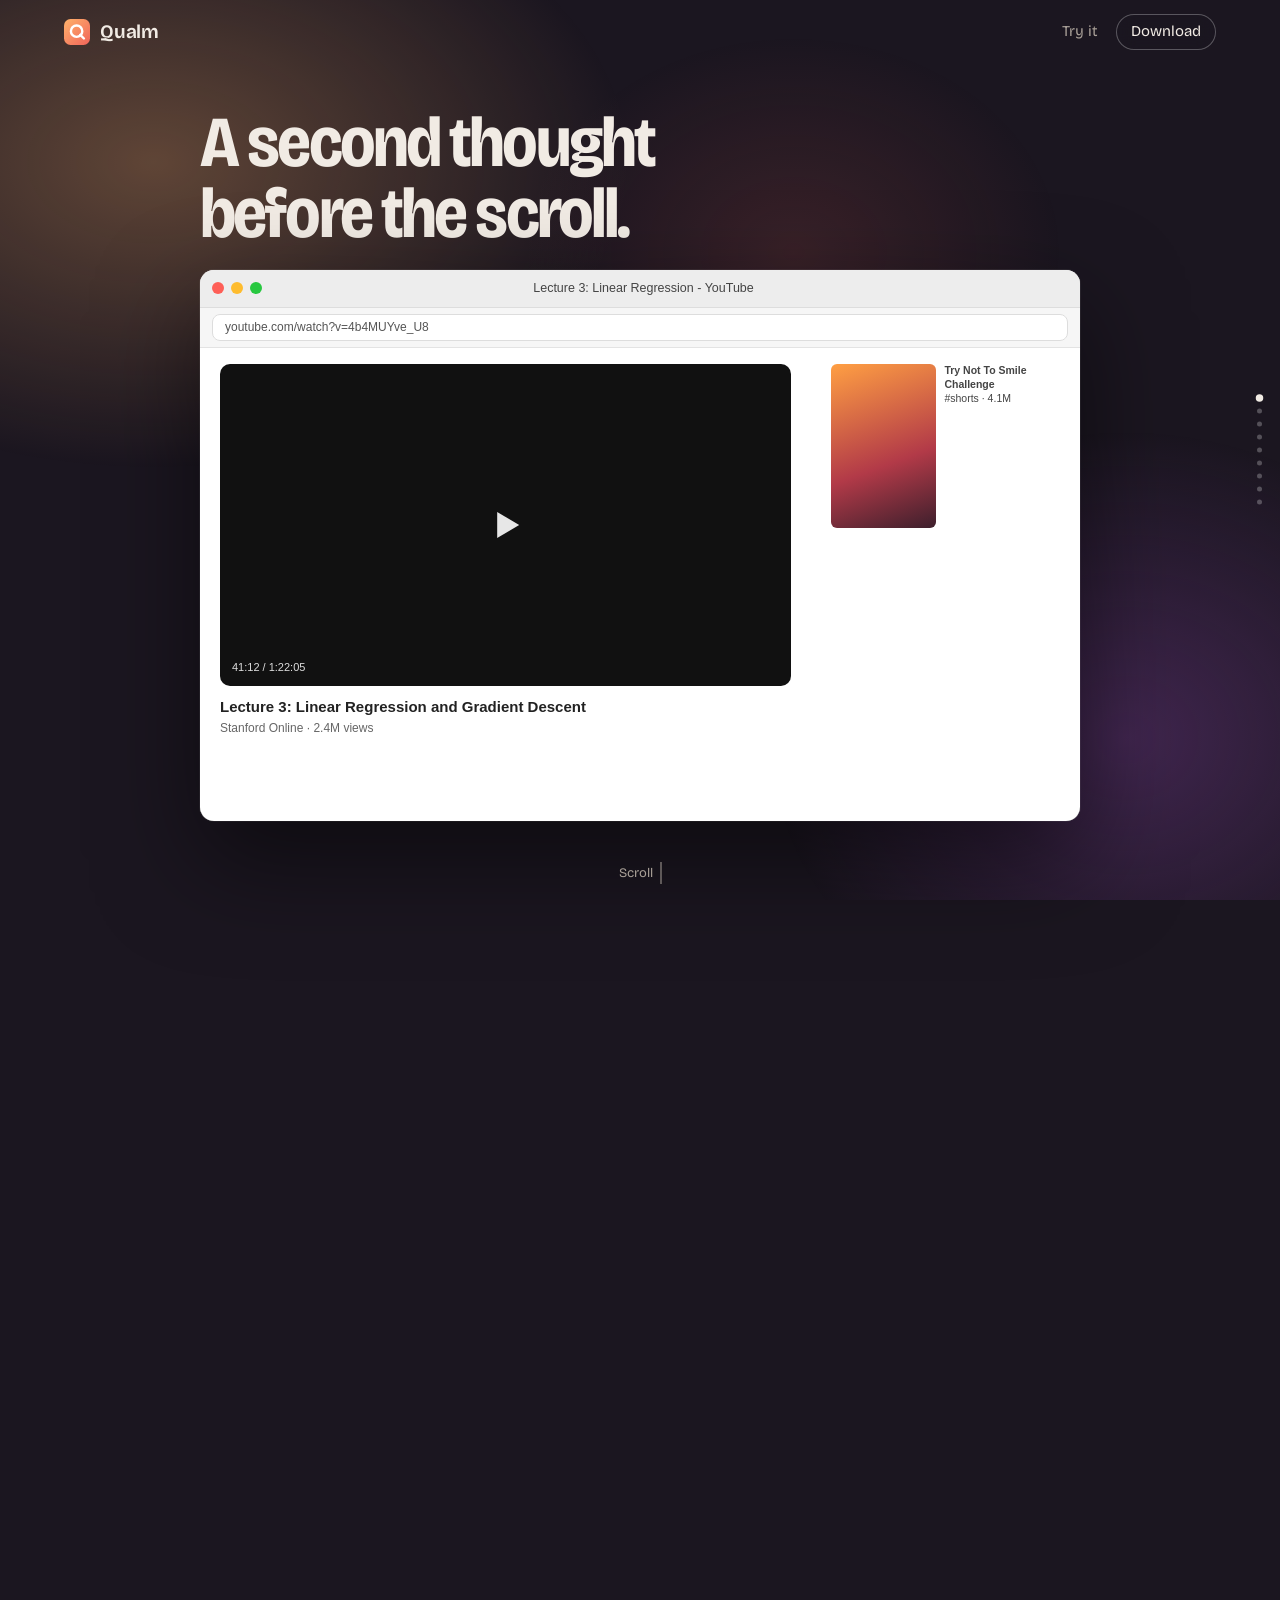
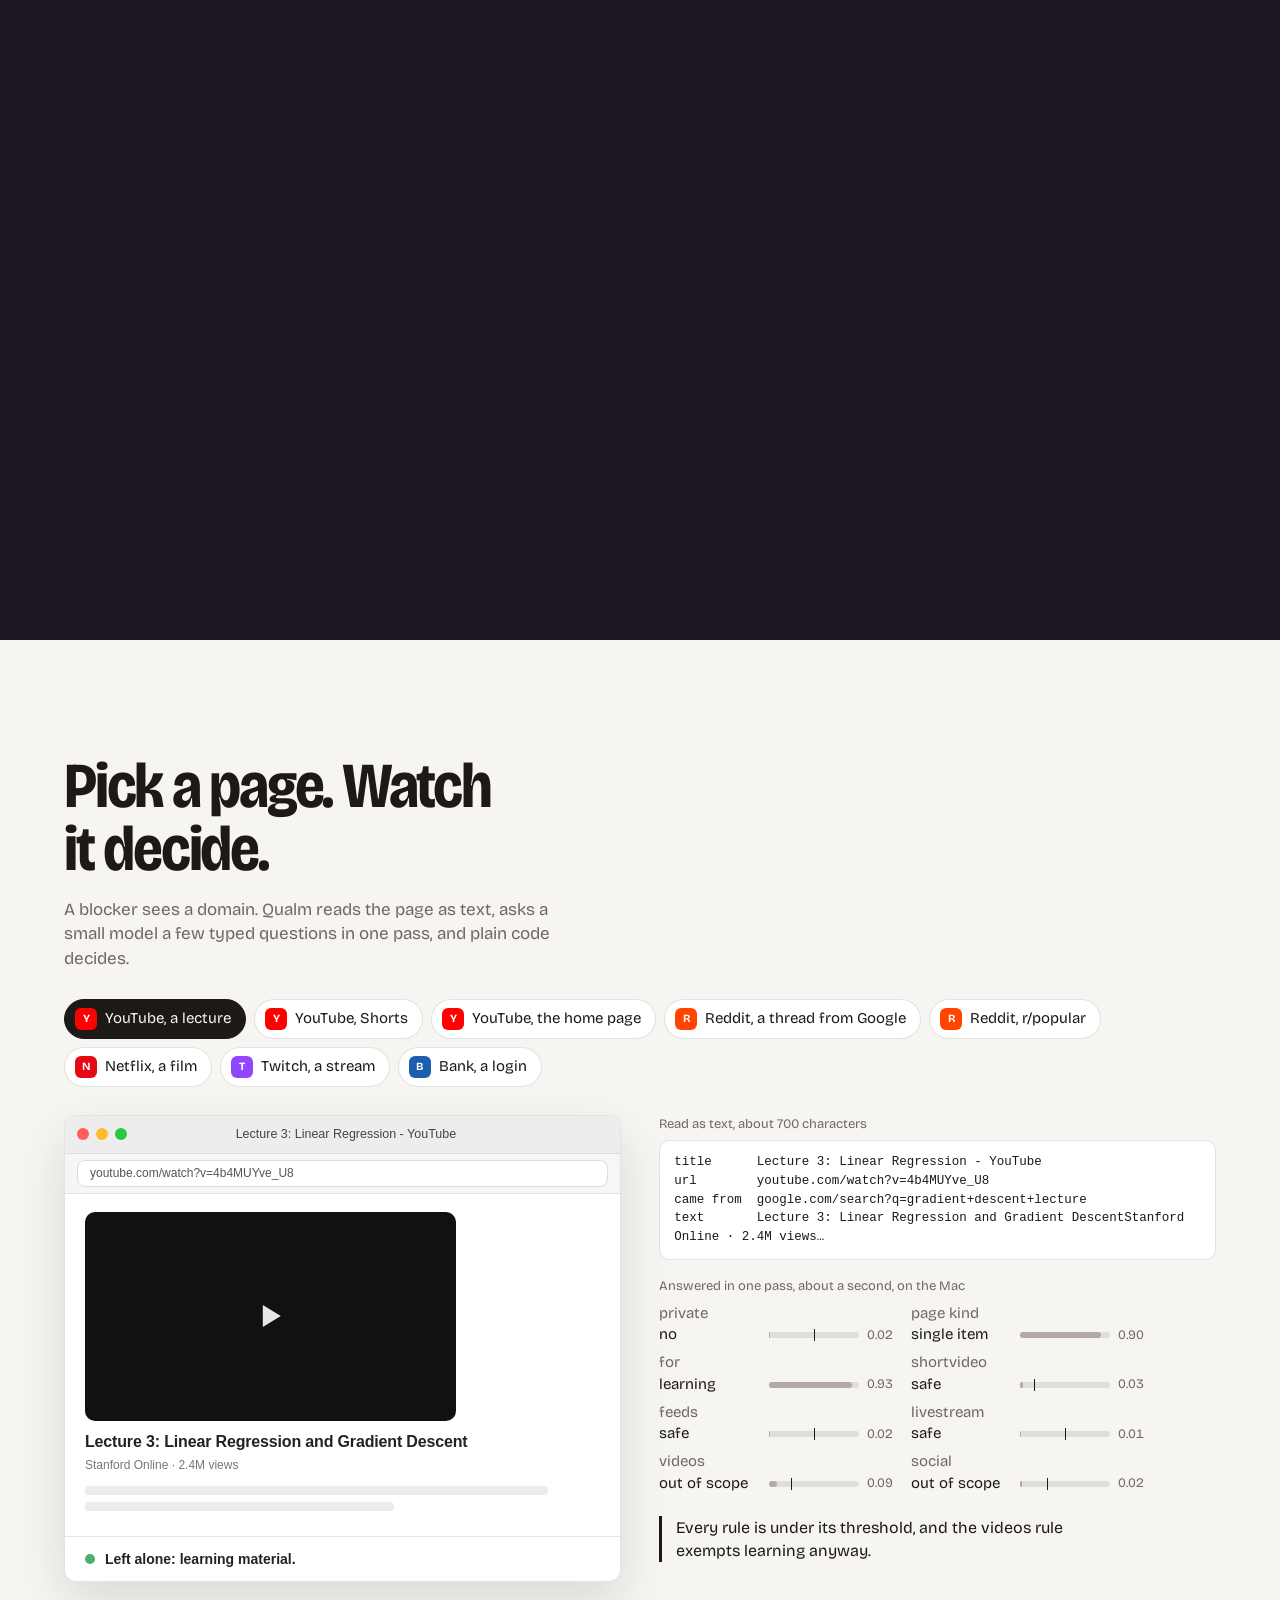
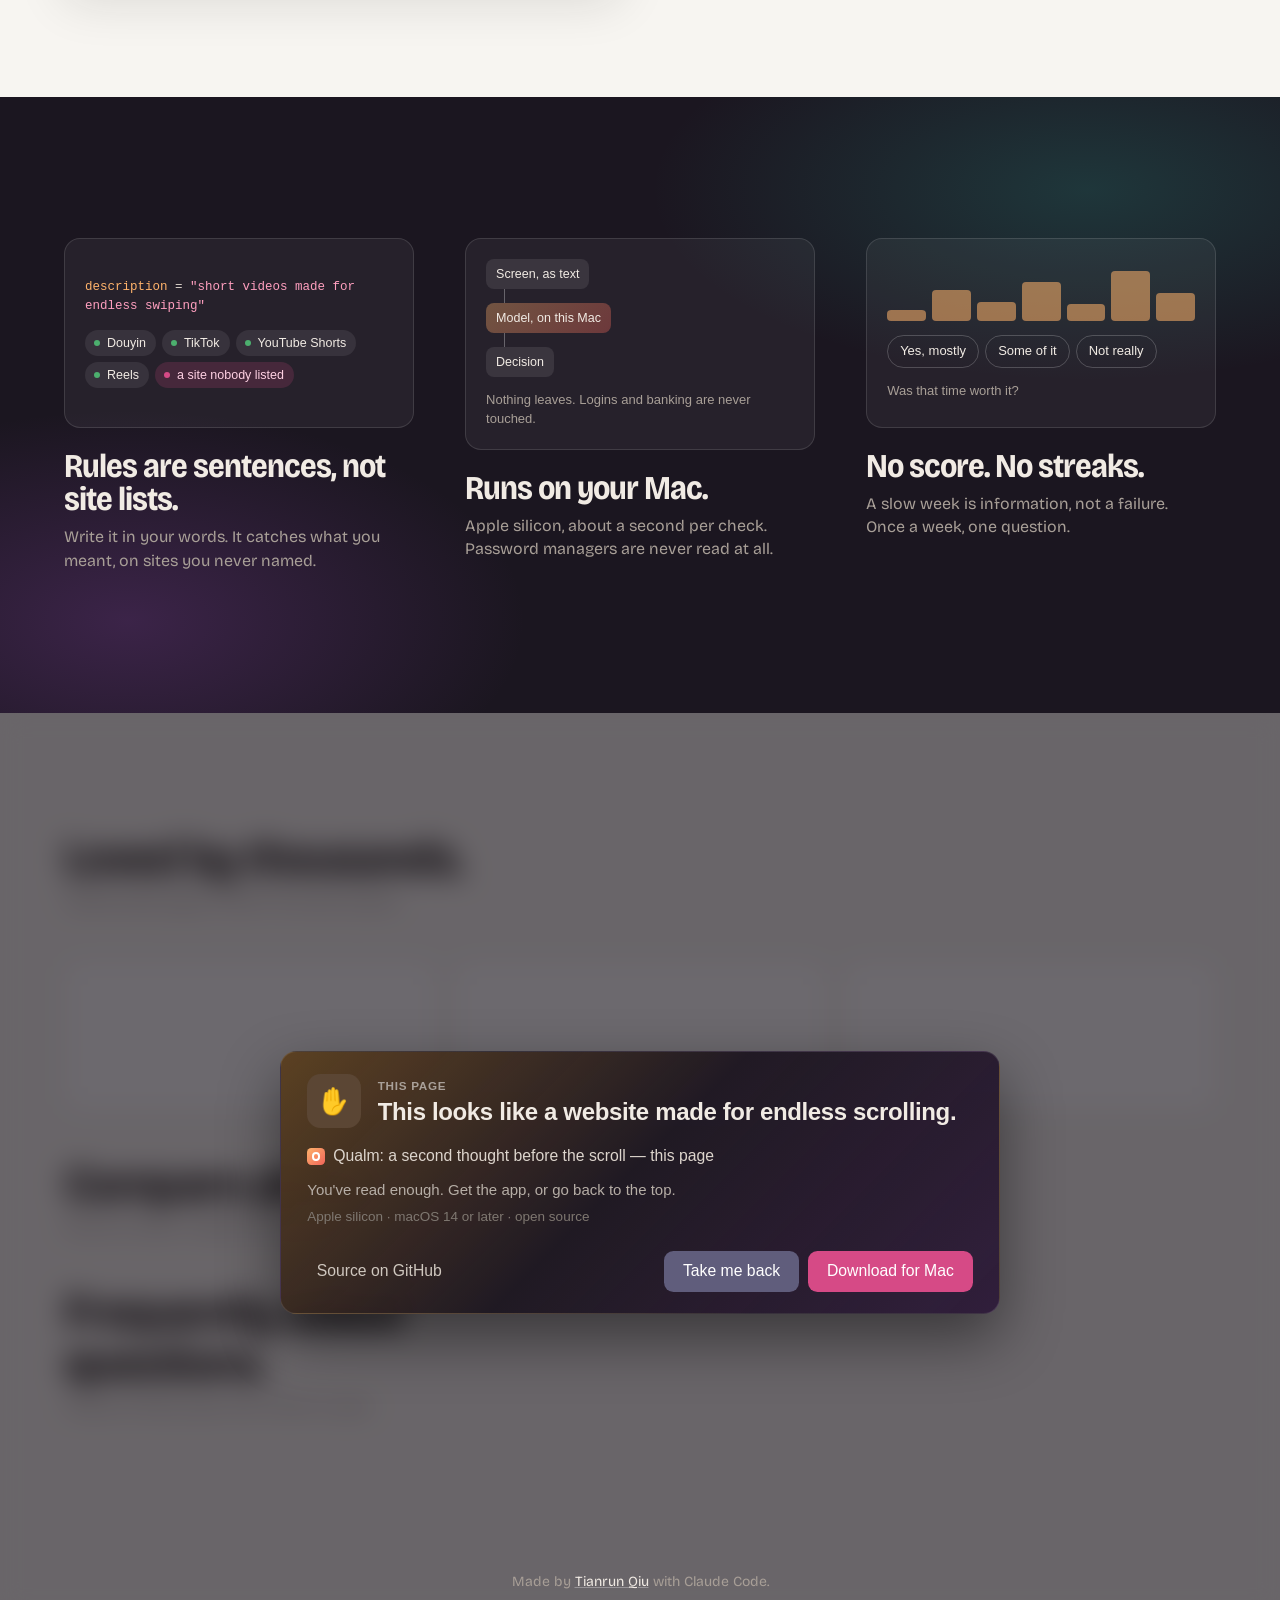
<file: website/index.html>
<!doctype html>
<html lang="en">
<head>
<meta charset="utf-8">
<meta name="viewport" content="width=device-width, initial-scale=1">
<title>Qualm: a second thought before the scroll</title>
<meta name="description" content="Qualm reads your Mac's screen with a model that runs on the Mac, and steps in when you drift into endless short video, feeds or livestreams.">
<meta property="og:title" content="Qualm: a second thought before the scroll">
<meta property="og:description" content="A screen-time app for the Mac that blocks the mechanism, not the site.">
<link rel="icon" href="assets/logo.svg" type="image/svg+xml">
<link rel="preconnect" href="https://fonts.googleapis.com">
<link rel="preconnect" href="https://fonts.gstatic.com" crossorigin>
<link href="https://fonts.googleapis.com/css2?family=Bricolage+Grotesque:opsz,wdth,wght@12..96,75..100,300..800&display=swap" rel="stylesheet">
<link rel="stylesheet" href="style.css">
</head>
<body>

<header class="top">
  <a class="brand" href="#top" aria-label="Qualm">
    <svg width="26" height="26" viewBox="0 0 64 64" aria-hidden="true"><defs><linearGradient id="lg" x1="0" y1="0" x2="1" y2="1"><stop offset="0" stop-color="#ffb36b"/><stop offset="1" stop-color="#f0645a"/></linearGradient></defs><rect width="64" height="64" rx="16" fill="url(#lg)"/><circle cx="31" cy="30" r="14" fill="none" stroke="#fff" stroke-width="6"/><path d="M40 39 L49 48" stroke="#fff" stroke-width="6" stroke-linecap="round"/></svg>
    Qualm
  </a>
  <nav>
    <a href="#judge">Try it</a>
    <a class="nav-get" href="https://github.com/RoderickQiu/qualm/releases">Download</a>
  </nav>
</header>

<main id="top">

<!-- ============ The story: one Mac window, pinned; the page scrolls it through a bad ten minutes ============ -->
<section class="story" id="story" data-step="0">
  <div class="haze" aria-hidden="true"></div>
  <div class="stage">
    <div class="caps" aria-live="polite">
      <h1 class="cap" data-cap="0">A second thought before&nbsp;the&nbsp;scroll.</h1>
      <p class="cap" data-cap="1">You came for the lecture.</p>
      <p class="cap" data-cap="2">Then one Short.</p>
      <p class="cap" data-cap="3">Then the fourth. Nobody chose it.</p>
      <p class="cap" data-cap="4">Qualm dims the screen, and says why.</p>
      <p class="cap" data-cap="5"><em>Take me back</em> goes to the lecture. Not the next feed.</p>
      <p class="cap" data-cap="6">Same site, different page. The thread you searched for stays.</p>
      <p class="cap" data-cap="7">r/popular after it gets the pop-up.</p>
      <p class="cap" data-cap="8">Films and social media aren't blocked. They ask: what for, how long?</p>
    </div>

    <div class="mac" id="mac">
      <div class="mac-bar"><span class="lights"><i></i><i></i><i></i></span><span class="mac-title" id="mac-title">Lecture 3: Linear Regression - YouTube</span></div>
      <div class="mac-url"><span id="mac-url">youtube.com/watch?v=4b4MUYve_U8</span></div>
      <div class="screen">

        <div class="page lecture" id="pg-lecture">
          <div class="vid play"><span class="t">41:12 / 1:22:05</span></div>
          <h4>Lecture 3: Linear Regression and Gradient Descent</h4>
          <p>Stanford Online · 2.4M views</p>
          <div class="rail"><i class="thumb s1"></i><span><b>Try Not To Smile Challenge</b><br>#shorts · 4.1M</span></div>
        </div>

        <div class="page feed" id="pg-feed">
          <div class="feed-track"><div class="feed-roll" id="roll">
            <div class="short s1"><b>Try Not To Smile Challenge</b><i>#shorts · 4.1M</i></div>
            <div class="short s2"><b>wait for it</b><i>#fyp · 12M</i></div>
            <div class="short s3"><b>POV: you said "one more"</b><i>#relatable · 8.7M</i></div>
            <div class="short s4"><b>this cat has had enough</b><i>#cats · 2.3M</i></div>
            <div class="short s5"><b>day 47 of scrolling</b><i>#shorts · 990K</i></div>
            <div class="short s1"><b>Try Not To Smile Challenge</b><i>#shorts · 4.1M</i></div>
          </div></div>
          <div class="feed-side"><span class="up"></span><span class="down"></span></div>
          <div class="count" id="count">1st</div>
        </div>

        <div class="page reddit" id="pg-thread">
          <p class="h">TypeError: cannot read properties of undefined (reading 'map')</p>
          <p class="m">r/reactjs · 3y ago · 41 comments</p>
          <div class="post"><i></i><div><div class="l w90"></div><div class="l w80"></div></div></div>
          <div class="post"><i></i><div><div class="l w60"></div><div class="l w40"></div></div></div>
          <div class="tag ok">Opened from a search. Left alone.</div>
        </div>

        <div class="page reddit" id="pg-popular">
          <p class="h">Popular</p>
          <p class="m">Hot · New · Top · Rising</p>
          <div class="post"><i></i><div><div class="l w80"></div><div class="l w40"></div></div></div>
          <div class="post"><i></i><div><div class="l w90"></div><div class="l w60"></div></div></div>
          <div class="post"><i></i><div><div class="l w60"></div><div class="l w40"></div></div></div>
          <div class="tag bad">A feed, picked for you. Pop-up.</div>
        </div>

        <div class="page netflix" id="pg-film">
          <div class="vid play dark"></div>
          <h4>The Grand Budapest Hotel</h4>
          <p>2014 · 1h 40m · Comedy</p>
        </div>

        <div class="scrim"></div>

        <div class="panel hero-panel" id="panel" role="dialog" aria-labelledby="panel-h">
          <div class="panel-head">
            <span class="panel-icon hand"></span>
            <div>
              <span class="panel-rule">shortvideo</span>
              <h3 id="panel-h">This looks like short videos made for endless swiping.</h3>
            </div>
          </div>
          <p class="panel-page"><span class="fav chrome"></span>Try Not To Smile Challenge #shorts - YouTube — youtube.com</p>
          <p class="panel-why">A clear match for your shortvideo rule. Qualm read the screen as a single page or item, for entertainment.</p>
          <p class="panel-meta">2nd time today · last at 00:03</p>
          <div class="panel-actions">
            <button class="p-quiet" data-act="notthis">Not this one</button>
            <button class="p-quiet" data-act="never">Never on youtube.com</button>
            <span class="spacer"></span>
            <button class="p-wait" id="p-wait" data-act="need" disabled>Wait 3 s</button>
            <button class="p-back" data-act="back">Take me back</button>
          </div>
        </div>

        <div class="panel hero-panel" id="panel-feed" role="dialog">
          <div class="panel-head">
            <span class="panel-icon hand"></span>
            <div>
              <span class="panel-rule">feeds</span>
              <h3>This is a feed, picked for you.</h3>
            </div>
          </div>
          <p class="panel-page"><span class="fav chrome"></span>Popular posts - Reddit — reddit.com</p>
          <p class="panel-why">Nothing here is your pick yet. The thread you came for was; the feed after it isn't.</p>
          <p class="panel-meta">1st time today</p>
          <div class="panel-actions">
            <button class="p-quiet">Not this one</button>
            <button class="p-quiet">Never on reddit.com</button>
            <span class="spacer"></span>
            <button class="p-wait" disabled>Wait 3 s</button>
            <button class="p-back">Take me back</button>
          </div>
        </div>

        <div class="panel hero-panel" id="panel-ci" role="dialog">
          <div class="panel-head">
            <span class="panel-icon timer"></span>
            <div>
              <span class="panel-rule">videos · check in</span>
              <h3>What are you here for?</h3>
            </div>
          </div>
          <p class="panel-page"><span class="fav safari"></span>The Grand Budapest Hotel — netflix.com</p>
          <p class="panel-why">Say what for and how long, and Qualm stays out of the way until then.</p>
          <div class="panel-form">
            <input class="p-input" id="ci-what" type="text" placeholder="A few words: what's it for?" maxlength="60" autocomplete="off">
            <div class="seg" id="ci-min" role="radiogroup" aria-label="How long">
              <button role="radio" aria-checked="true" data-min="5">5 min</button>
              <button role="radio" aria-checked="false" data-min="15">15 min</button>
              <button role="radio" aria-checked="false" data-min="30">30 min</button>
            </div>
          </div>
          <div class="panel-actions">
            <button class="p-quiet">Not this one</button>
            <span class="spacer"></span>
            <button class="p-back" id="ci-start">Start 5 min</button>
            <button class="p-grey">Take me back</button>
          </div>
        </div>

        <div class="panel hero-panel" id="panel-up" role="dialog">
          <div class="panel-head">
            <span class="panel-icon glass"></span>
            <div>
              <span class="panel-rule">videos · time's up</span>
              <h3 id="up-h">Your 5 minutes for “the film” are up.</h3>
            </div>
          </div>
          <p class="panel-page"><span class="fav safari"></span>The Grand Budapest Hotel — netflix.com</p>
          <p class="panel-why">Done takes you back.</p>
          <p class="panel-meta">Each session today makes the next one wait a little longer.</p>
          <div class="panel-actions">
            <button class="p-quiet">Not this one</button>
            <span class="spacer"></span>
            <button class="p-wait ready" id="ci-more">5 more</button>
            <button class="p-back" id="ci-done">Done</button>
          </div>
        </div>

      </div>
    </div>

    <p class="hint" id="hint"><span>Scroll</span><i></i></p>
    <ol class="dots" id="dots" aria-hidden="true"></ol>
  </div>

  <div class="steps" aria-hidden="true">
    <div class="step"></div><div class="step"></div><div class="step"></div><div class="step"></div><div class="step"></div><div class="step"></div><div class="step"></div><div class="step"></div><div class="step"></div>
  </div>
</section>

<!-- ============ Try it: pick a page, watch the model answer ============ -->
<section class="judge" id="judge">
  <h2>Pick a page. Watch it decide.</h2>
  <p class="sub">A blocker sees a domain. Qualm reads the page as text, asks a small model a few typed questions in one pass, and plain code decides.</p>
  <div class="judge-pick" id="judge-pick" role="tablist" aria-label="Pages to judge"></div>
  <div class="judge-stage">
    <div class="mini-mac">
      <div class="mac-bar"><span class="lights"><i></i><i></i><i></i></span><span class="mac-title" id="jm-title"></span></div>
      <div class="mac-url"><span id="jm-url"></span></div>
      <div class="mini-screen" id="jm-screen"></div>
      <div class="mini-verdict" id="jm-verdict"></div>
    </div>
    <div class="readout">
      <div class="read-label">Read as text, about 700 characters</div>
      <pre id="jm-read"></pre>
      <div class="read-label">Answered in one pass, about a second, on the Mac</div>
      <dl id="jm-answers"></dl>
      <p class="read-decision" id="jm-decision"></p>
    </div>
  </div>
</section>

<!-- ============ Three things ============ -->
<section class="lines" id="local">
  <div class="haze haze-b" aria-hidden="true"></div>
  <div class="three">
    <div class="thing">
      <div class="art rule-art" aria-hidden="true">
        <code><span class="k">description</span> = <span class="s">"short videos made for endless swiping"</span></code>
        <ul><li>Douyin</li><li>TikTok</li><li>YouTube Shorts</li><li>Reels</li><li class="new">a site nobody listed</li></ul>
      </div>
      <p>Rules are sentences, not site lists. <span>Write it in your words. It catches what you meant, on sites you never named.</span></p>
    </div>
    <div class="thing">
      <div class="art flow-art" aria-hidden="true">
        <i>Screen, as text</i><b></b><i>Model, on this Mac</i><b></b><i>Decision</i>
        <em>Nothing leaves. Logins and banking are never touched.</em>
      </div>
      <p>Runs on your Mac. <span>Apple silicon, about a second per check. Password managers are never read at all.</span></p>
    </div>
    <div class="thing">
      <div class="art week-art" id="week-art" aria-hidden="false">
        <div class="week"><i style="--h:.2"></i><i style="--h:.55"></i><i style="--h:.35"></i><i style="--h:.7"></i><i style="--h:.3"></i><i style="--h:.9"></i><i style="--h:.5"></i></div>
        <div class="worth" id="worth" role="group" aria-label="Was that time worth it?">
          <button data-w="yes">Yes, mostly</button><button data-w="some">Some of it</button><button data-w="no">Not really</button>
        </div>
        <em id="worth-reply">Was that time worth it?</em>
      </div>
      <p>No score. No streaks. <span>A slow week is information, not a failure. Once a week, one question.</span></p>
    </div>
  </div>
</section>

<!-- ============ The end: Qualm steps in on this page ============ -->
<section class="end" id="end">
  <div class="ghost" aria-hidden="true">
    <p>Loved by thousands. <span>Testimonials, logos, a wall of five-star quotes.</span></p>
    <div class="row"><i></i><i></i><i></i></div>
    <p>Compare plans. <span>Free, Pro, Team. A table with ticks in it.</span></p>
    <p>Frequently asked questions. <span>Twelve of them, each one a click to open.</span></p>
  </div>
  <div class="scrim-page"></div>
  <div class="panel end-panel" id="end-panel" role="dialog" aria-labelledby="end-h">
    <div class="panel-head">
      <span class="panel-icon hand"></span>
      <div>
        <span class="panel-rule">this page</span>
        <h3 id="end-h">This looks like a website made for endless scrolling.</h3>
      </div>
    </div>
    <p class="panel-page"><span class="fav qualm"></span>Qualm: a second thought before the scroll — this page</p>
    <p class="panel-why">You've read enough. Get the app, or go back to the top.</p>
    <p class="panel-meta">Apple silicon · macOS 14 or later · open source</p>
    <div class="panel-actions">
      <a class="p-quiet" href="https://github.com/RoderickQiu/qualm">Source on GitHub</a>
      <span class="spacer"></span>
      <a class="p-grey" href="#top">Take me back</a>
      <a class="p-back" href="https://github.com/RoderickQiu/qualm/releases">Download for Mac</a>
    </div>
  </div>
  <p class="foot">Made by <a href="https://github.com/RoderickQiu">Tianrun Qiu</a> with Claude Code.</p>
</section>

</main>
<script src="main.js"></script>
</body>
</html>
</file>
<file: website/style.css>
/* Qualm. One family (Bricolage Grotesque) for the page; the Mac's own system font
   inside every re-drawn Qualm surface, so they read as the real thing. */

:root {
  --scrim: #1b1620;
  --paper: #f7f5f1;
  --ink: #1c1917;
  --mute: #6f6862;
  --line: rgba(28, 25, 23, .12);
  --coral: #f0645a;
  --pink: #d64a86;
  --teal: #2a9d8f;
  --green: #4caf6e;
  --light: #f1ebe4;
  --light-mute: #a89f97;
  --light-line: rgba(255, 255, 255, .12);
  --gx: clamp(20px, 5vw, 72px);
  --ui: -apple-system, BlinkMacSystemFont, "SF Pro Text", "Helvetica Neue", Helvetica, Arial, sans-serif;
  --mono: ui-monospace, "SF Mono", Menlo, Consolas, monospace;
  --ease: cubic-bezier(.2, .8, .2, 1);
}

* { box-sizing: border-box; }
[hidden] { display: none !important; }
html { -webkit-text-size-adjust: 100%; }
body {
  margin: 0; font-family: "Bricolage Grotesque", "Helvetica Neue", Arial, sans-serif; font-optical-sizing: auto;
  font-size: 18px; line-height: 1.45; color: var(--light); background: var(--scrim); -webkit-font-smoothing: antialiased;
}
a { color: inherit; }
:focus-visible { outline: 2px solid var(--coral); outline-offset: 3px; border-radius: 4px; }
button { font: inherit; cursor: pointer; }
h1, h2, h3, h4, p { margin: 0; }
h1, h2 { font-weight: 700; letter-spacing: -.035em; line-height: .98; font-variation-settings: "wdth" 86; }
em { font-style: italic; }

/* ------------------------------------------------------------ top bar */
.top {
  position: fixed; inset: 0 0 auto 0; z-index: 30; display: flex; align-items: center; justify-content: space-between;
  padding: 14px var(--gx); mix-blend-mode: normal; pointer-events: none;
}
.top > * { pointer-events: auto; }
.brand { display: inline-flex; align-items: center; gap: 10px; font-weight: 650; font-size: 19px; text-decoration: none; letter-spacing: -.01em; }
.top nav { display: flex; gap: 18px; align-items: center; font-size: 15px; }
.top nav a { text-decoration: none; color: var(--light-mute); }
.top nav a:hover { color: var(--light); }
.top nav .nav-get { color: var(--light); border: 1px solid rgba(255,255,255,.28); padding: 6px 14px; border-radius: 999px; background: rgba(27,22,32,.5); backdrop-filter: blur(10px); -webkit-backdrop-filter: blur(10px); }
.top nav .nav-get:hover { border-color: var(--light); }
body.on-paper .top { color: var(--ink); }
body.on-paper .top nav a { color: var(--mute); }
body.on-paper .top nav .nav-get { color: var(--ink); border-color: rgba(28,25,23,.3); background: rgba(247,245,241,.6); }

/* ------------------------------------------------------------ haze: the blurred screen behind the scrim */
.haze {
  position: absolute; inset: 0; z-index: 0; pointer-events: none;
  background:
    radial-gradient(60% 55% at 12% 18%, rgba(255, 179, 107, .30), transparent 62%),
    radial-gradient(45% 55% at 88% 82%, rgba(122, 62, 150, .40), transparent 62%),
    radial-gradient(35% 40% at 62% 28%, rgba(240, 100, 90, .14), transparent 60%);
  transition: opacity 1s ease;
}
.haze-b {
  background:
    radial-gradient(55% 50% at 85% 15%, rgba(42, 157, 143, .24), transparent 62%),
    radial-gradient(50% 55% at 10% 85%, rgba(122, 62, 150, .34), transparent 62%);
}

/* ------------------------------------------------------------ the story */
.story { position: relative; }
.story .haze { position: fixed; }
.story[data-step="4"] .haze, .story[data-step="7"] .haze { opacity: .35; }
.stage {
  position: sticky; top: 0; height: 100vh; height: 100dvh; z-index: 1;
  display: grid; grid-template-rows: auto auto; align-content: center; justify-items: center;
  padding: 64px var(--gx) 36px; gap: 20px;
}
.caps { display: grid; width: min(880px, 100%); font-size: clamp(26px, 3.6vw, 46px); line-height: 1; align-items: end; }
.cap {
  grid-area: 1 / 1; margin: 0; max-width: 20ch; font-size: 1em; font-weight: 700; letter-spacing: -.03em; line-height: 1;
  font-variation-settings: "wdth" 88; opacity: 0; transform: translateY(14px); transition: opacity .5s ease, transform .6s var(--ease);
  pointer-events: none;
}
.cap.on { opacity: 1; transform: none; pointer-events: auto; }
h1.cap { font-size: clamp(40px, 5.6vw, 76px); max-width: 12ch; letter-spacing: -.04em; }
.cap em { color: #ff9fbf; font-style: normal; }

.mac {
  width: min(880px, 100%); background: #fff; border-radius: 14px; overflow: hidden; color: #222; font-family: var(--ui);
  box-shadow: 0 40px 100px rgba(0,0,0,.5), 0 0 0 1px rgba(255,255,255,.08); align-self: start;
  transition: transform .8s var(--ease);
}
.story[data-step="0"] .mac { transform: translateY(0); }
.mac-bar { display: flex; align-items: center; gap: 12px; height: 38px; padding: 0 12px; background: #ededed; border-bottom: 1px solid #ddd; }
.lights { display: inline-flex; gap: 7px; }
.lights i { width: 12px; height: 12px; border-radius: 50%; background: #fe5f57; }
.lights i:nth-child(2) { background: #febc2e; }
.lights i:nth-child(3) { background: #28c840; }
.mac-title { flex: 1; text-align: center; font-size: 12.5px; color: #444; white-space: nowrap; overflow: hidden; text-overflow: ellipsis; padding-right: 55px; }
.mac-url { padding: 6px 12px; background: #f6f6f6; border-bottom: 1px solid #e3e3e3; }
.mac-url span { display: block; background: #fff; border: 1px solid #ddd; border-radius: 8px; font-size: 12px; color: #555; padding: 4px 12px; }
.screen { position: relative; aspect-ratio: 16 / 8.6; overflow: hidden; background: #0f0f0f; }
@media (max-height: 760px) { .screen { aspect-ratio: 16 / 7.2; } .caps { font-size: clamp(24px, 3.2vw, 38px); } h1.cap { font-size: clamp(36px, 5vw, 60px); } }

/* pages inside the window */
.page { position: absolute; inset: 0; opacity: 0; transition: opacity .5s ease, transform .7s var(--ease); pointer-events: none; }
.page.on { opacity: 1; pointer-events: auto; }
.lecture, .reddit { background: #fff; padding: 16px 20px; }
.vid { aspect-ratio: 16 / 9; max-height: 62%; width: auto; background: #111; border-radius: 10px; position: relative; margin-bottom: 10px; }
.vid.play::before { content: ""; position: absolute; left: 50%; top: 50%; border-left: 22px solid #fff; border-top: 13px solid transparent; border-bottom: 13px solid transparent; transform: translate(-40%, -50%); opacity: .9; }
.vid .t { position: absolute; left: 12px; bottom: 10px; font-size: 11px; color: #ddd; }
.vid.dark { background: linear-gradient(160deg, #3b2740, #1a1420 70%); }
.lecture h4, .netflix h4 { font-size: 15px; font-weight: 600; margin: 0 0 3px; letter-spacing: 0; }
.lecture p, .netflix p { font-size: 12px; color: #666; }
.rail { position: absolute; right: 20px; top: 16px; width: 26%; display: flex; gap: 8px; font-size: 10.5px; color: #444; line-height: 1.3; }
.rail .thumb { flex: none; width: 46%; aspect-ratio: 9 / 14; border-radius: 6px; display: block; }
.lecture .vid { width: 68%; max-height: none; }
.netflix { background: #141414; padding: 16px 20px; color: #eee; }
.netflix p { color: #999; }
.netflix .vid { width: 100%; max-height: 66%; }

.feed { background: #0f0f0f; transform: translateY(100%); }
.feed.on { transform: none; }
.feed-track { position: absolute; top: 5%; bottom: 5%; left: 50%; width: 40%; transform: translateX(-56%); overflow: hidden; border-radius: 14px; }
.feed-roll { height: 100%; transition: transform .55s cubic-bezier(.65, 0, .3, 1); }
.short { height: 100%; display: flex; flex-direction: column; justify-content: flex-end; padding: 14px; color: #fff; }
.short b { font-size: 13px; font-weight: 600; text-shadow: 0 1px 8px rgba(0,0,0,.5); }
.short i { font-style: normal; font-size: 11px; opacity: .8; }
.s1 { background: linear-gradient(160deg, #ff9f43, #b23a48 60%, #3d1f2c); }
.s2 { background: linear-gradient(200deg, #4facfe, #2b3a8a 60%, #101a3c); }
.s3 { background: linear-gradient(150deg, #f7d774, #c86b3a 55%, #3b2118); }
.s4 { background: linear-gradient(170deg, #9be7c4, #2f7f6f 60%, #12302c); }
.s5 { background: linear-gradient(190deg, #e3a1ff, #7b3fa0 60%, #2a1438); }
.feed-side { position: absolute; right: 9%; top: 50%; transform: translateY(-50%); display: flex; flex-direction: column; gap: 10px; }
.feed-side span { width: 36px; height: 36px; border-radius: 50%; background: #272727; position: relative; }
.feed-side span::after { content: ""; position: absolute; left: 50%; top: 50%; width: 9px; height: 9px; border-left: 2px solid #ddd; border-top: 2px solid #ddd; transform: translate(-50%, -30%) rotate(45deg); }
.feed-side .down::after { transform: translate(-50%, -70%) rotate(225deg); }
.count { position: absolute; left: 5%; bottom: 6%; font-size: 12px; color: #888; font-variant-numeric: tabular-nums; }
.count b { color: #fff; }

.reddit .h { font-weight: 650; font-size: 16px; margin: 0 0 4px; letter-spacing: -.01em; }
.reddit .m { color: #777; margin: 0 0 12px; font-size: 12px; }
.l { height: 9px; border-radius: 4px; background: rgba(0,0,0,.08); margin: 7px 0; }
.w60 { width: 60%; } .w80 { width: 80%; } .w40 { width: 40%; } .w90 { width: 90%; }
.post { display: flex; gap: 10px; align-items: flex-start; margin-bottom: 8px; }
.post i { flex: none; width: 28px; height: 28px; border-radius: 50%; background: linear-gradient(135deg, #f0a, #fa0); }
.post > div { flex: 1; min-width: 0; }
.tag { position: absolute; left: 20px; bottom: 16px; font-size: 12.5px; font-weight: 600; padding: 6px 10px 6px 24px; border-radius: 999px; background: #eef7f0; color: #256b3c; }
.tag::before { content: ""; position: absolute; left: 10px; top: 50%; width: 8px; height: 8px; border-radius: 50%; background: var(--green); transform: translateY(-50%); }
.tag.bad { background: #fdeef4; color: #9b2a5c; }
.tag.bad::before { background: var(--pink); }

.scrim { position: absolute; inset: 0; background: rgba(18, 14, 22, .55); backdrop-filter: blur(14px); -webkit-backdrop-filter: blur(14px); opacity: 0; transition: opacity .5s ease; pointer-events: none; }
.dimmed .scrim { opacity: 1; }

/* ------------------------------------------------------------ the Qualm panel, drawn again */
.panel {
  font-family: var(--ui); color: var(--light); font-size: 16px;
  background:
    linear-gradient(135deg, rgba(140, 96, 34, .55) 0%, rgba(38, 27, 44, .2) 48%, rgba(70, 36, 92, .45) 100%),
    rgba(26, 20, 28, .92);
  border: 1px solid rgba(255,255,255,.1); border-radius: 1.1em; padding: 1.5em 1.75em 1.4em;
  box-shadow: 0 24px 60px rgba(0,0,0,.45);
}
.hero-panel {
  position: absolute; left: 50%; top: 50%; width: min(92%, 640px); font-size: clamp(10px, 1.45vw, 13.5px);
  transform: translate(-50%, -46%) scale(.97); opacity: 0; pointer-events: none;
  transition: opacity .45s ease, transform .45s var(--ease);
}
.hero-panel.on { opacity: 1; transform: translate(-50%, -50%) scale(1); pointer-events: auto; }
.panel-head { display: flex; gap: 1.1em; align-items: flex-start; margin-bottom: 1.1em; }
.panel-icon { flex: none; width: 3.6em; height: 3.6em; border-radius: .9em; display: grid; place-items: center; }
.panel-icon::before { font-size: 1.7em; line-height: 1; }
.panel-icon.hand { background: #5b4634; } .panel-icon.hand::before { content: "✋"; }
.panel-icon.timer { background: #4b4270; } .panel-icon.timer::before { content: "⏱"; filter: hue-rotate(200deg) saturate(1.4); }
.panel-icon.glass { background: #5a4a2a; } .panel-icon.glass::before { content: "⌛"; }
.panel-rule { display: block; font-size: .78em; font-weight: 600; letter-spacing: .06em; text-transform: uppercase; color: #a9a099; margin: .35em 0 .25em; }
.panel h3 { font-family: var(--ui); font-size: 1.6em; font-weight: 600; letter-spacing: -.015em; line-height: 1.2; font-variation-settings: normal; }
.panel-page { display: flex; align-items: center; gap: .55em; font-size: 1.05em; color: #ddd5cd; margin: 0 0 .7em; }
.panel-why { font-size: 1em; color: #b6aea6; margin: 0 0 .5em; line-height: 1.4; }
.panel-meta { font-size: .9em; color: #7f7871; }
.fav { flex: none; width: 1.1em; height: 1.1em; border-radius: 50%; position: relative; }
.fav.chrome { background: conic-gradient(#ea4335 0 120deg, #fbbc05 120deg 240deg, #34a853 240deg 360deg); }
.fav.chrome::after { content: ""; position: absolute; inset: 27%; border-radius: 50%; background: #4285f4; box-shadow: 0 0 0 .12em #fff; }
.fav.safari { background: radial-gradient(circle at 50% 50%, #fff 0 22%, #2a9df4 24% 100%); }
.fav.safari::after { content: ""; position: absolute; left: 50%; top: 50%; width: .16em; height: .7em; background: linear-gradient(#f0463a 50%, #fff 50%); transform: translate(-50%, -50%) rotate(45deg); }
.fav.qualm { border-radius: .28em; background: linear-gradient(135deg, #ffb36b, #f0645a); }
.fav.qualm::after { content: ""; position: absolute; inset: 25%; border-radius: 50%; border: .13em solid #fff; }
.panel-actions { display: flex; align-items: center; gap: .6em; margin-top: 1.6em; flex-wrap: wrap; }
.panel-actions .spacer { flex: 1; }
.panel-actions button, .panel-actions a { border: 0; border-radius: .6em; padding: .6em 1.2em; font-family: var(--ui); font-size: 1.05em; text-decoration: none; display: inline-block; }
.p-quiet { background: transparent; color: #cfc7bf; padding-left: .6em !important; padding-right: .6em !important; }
.p-quiet:hover { color: #fff; }
.p-wait { background: rgba(255,255,255,.13); color: rgba(255,255,255,.5); min-width: 7.2em; text-align: center; }
.p-wait:disabled { cursor: default; }
.p-wait.ready { background: rgba(255,255,255,.22); color: #fff; }
.p-back { background: var(--pink); color: #fff; font-weight: 500; min-width: 7.2em; text-align: center; }
.p-back:hover { background: #c33f77; }
.p-grey { background: #605d7c; color: #fff; min-width: 7.2em; text-align: center; }
.p-grey:hover { background: #6e6b8e; }
.panel-form { display: flex; gap: .9em; align-items: center; margin-top: 1.1em; flex-wrap: wrap; }
.p-input {
  flex: 1 1 12em; font-family: var(--ui); font-size: 1.15em; color: #fff; background: rgba(255,255,255,.11);
  border: 2px solid #a6477c; border-radius: .55em; padding: .45em .7em; box-shadow: 0 0 0 3px rgba(214,74,134,.25);
}
.p-input::placeholder { color: rgba(255,255,255,.4); }
.p-input:focus { outline: none; border-color: var(--pink); }
.seg { display: inline-flex; background: rgba(255,255,255,.13); border-radius: .55em; padding: .18em; gap: .1em; }
.seg button { border: 0; background: transparent; color: #fff; padding: .35em .7em; border-radius: .42em; font-family: var(--ui); font-size: 1.05em; }
.seg button[aria-checked="true"] { background: rgba(255,255,255,.32); }

/* scroll hint and progress */
.hint { position: absolute; left: 50%; bottom: 16px; transform: translateX(-50%); font-size: 13px; color: var(--light-mute); display: flex; align-items: center; gap: 8px; transition: opacity .4s; }
.hint i { width: 1px; height: 22px; background: currentColor; display: block; animation: drop 1.6s ease-in-out infinite; }
@keyframes drop { 0% { transform: scaleY(0); transform-origin: top; } 50% { transform: scaleY(1); transform-origin: top; } 51% { transform-origin: bottom; } 100% { transform: scaleY(0); transform-origin: bottom; } }
.story:not([data-step="0"]) .hint { opacity: 0; }
.dots { position: absolute; right: 18px; top: 50%; transform: translateY(-50%); list-style: none; margin: 0; padding: 0; display: grid; gap: 8px; }
.dots li { width: 5px; height: 5px; border-radius: 50%; background: rgba(255,255,255,.25); transition: background .3s, transform .3s; }
.dots li.on { background: var(--light); transform: scale(1.5); }
.steps .step { height: 100vh; height: 100dvh; }
.steps .step:first-child { height: 60vh; }

@media (max-width: 720px) {
  .stage { padding: 64px 14px 28px; gap: 14px; }
  .caps { font-size: 27px; }
  h1.cap { font-size: 40px; }
  .dots { display: none; }
  .screen { aspect-ratio: 1 / 1.08; }
  .hero-panel { width: 94%; font-size: 11.5px; padding: 1.2em 1.25em 1.1em; }
  .hero-panel .panel-actions .p-quiet:nth-child(2) { display: none; }
  .hero-panel .panel-actions { gap: .5em; }
  .hero-panel .panel-form { flex-direction: column; align-items: stretch; gap: .6em; }
  .hero-panel .panel-form .p-input { flex: none; width: 100%; }
  .hero-panel .seg { justify-content: center; }
  .lecture .vid { width: 100%; }
  .rail { display: none; }
  .feed-track { width: 48%; left: 52%; transform: translateX(-50%); }
  .feed-side { right: 5%; }
  .count { left: 4%; top: 5%; bottom: auto; font-size: 11px; }
  .end-panel { font-size: 12px; }
  .end-panel .panel-actions .spacer { display: none; }
  .end-panel .panel-actions a { flex: 1 1 40%; text-align: center; }
}
@media (prefers-reduced-motion: reduce) {
  .cap, .page, .scrim, .hero-panel, .feed-roll, .mac, .haze { transition: none; }
  .hint i { animation: none; }
}

/* ------------------------------------------------------------ judge */
.judge { position: relative; z-index: 2; background: var(--paper); color: var(--ink); padding: clamp(72px, 9vw, 120px) var(--gx); }
.judge h2 { font-size: clamp(34px, 5vw, 64px); max-width: 14ch; }
.judge .sub { max-width: 48ch; color: var(--mute); margin: 1em 0 1.6em; font-size: 17px; }
.judge-pick { display: flex; flex-wrap: wrap; gap: 8px; margin-bottom: 28px; }
.judge-pick button {
  border: 1px solid var(--line); background: #fff; color: var(--ink); border-radius: 999px; padding: 8px 14px 8px 10px;
  font-size: 15px; display: inline-flex; align-items: center; gap: 8px; transition: background .15s, color .15s;
}
.judge-pick button .site { display: inline-grid; place-items: center; width: 22px; height: 22px; border-radius: 6px; font-size: 11px; font-weight: 700; color: #fff; }
.judge-pick button[aria-selected="true"] { background: var(--ink); color: var(--paper); border-color: var(--ink); }
.judge-pick button:hover:not([aria-selected="true"]) { border-color: var(--ink); }
.judge-stage { display: grid; grid-template-columns: minmax(0, 1fr) minmax(0, 1fr); gap: clamp(24px, 3vw, 48px); align-items: start; max-width: 1240px; }
@media (max-width: 900px) { .judge-stage { grid-template-columns: minmax(0, 1fr); } }
.mini-mac { background: #fff; border-radius: 12px; overflow: hidden; font-family: var(--ui); color: #222; border: 1px solid var(--line); box-shadow: 0 20px 50px rgba(28,25,23,.12); }
.mini-screen { position: relative; padding: 18px 20px; min-height: 250px; font-size: 13px; line-height: 1.4; transition: background .3s, color .3s; }
.mini-screen.dark { background: #0f0f0f; color: #eee; }
.mini-screen .h { font-weight: 650; font-size: 16px; margin: 0 0 4px; letter-spacing: -.01em; }
.mini-screen .m { color: #777; margin: 0 0 12px; font-size: 12px; }
.mini-screen.dark .m { color: #999; }
.mini-screen.dark .l { background: rgba(255,255,255,.12); }
.mini-screen .grid { display: grid; grid-template-columns: repeat(3, 1fr); gap: 10px; margin-top: 10px; }
.mini-screen .grid i { display: block; aspect-ratio: 16/9; border-radius: 6px; background: linear-gradient(135deg, rgba(0,0,0,.14), rgba(0,0,0,.04)); }
.mini-screen .vid { max-height: none; width: 72%; }
.mini-screen .vid.live::after { content: "LIVE"; position: absolute; left: 10px; top: 10px; background: #e0245e; color: #fff; font-size: 10px; font-weight: 700; padding: 2px 6px; border-radius: 4px; }
.mini-screen .vid.play::before { border-left-width: 18px; border-top-width: 11px; border-bottom-width: 11px; }
.mini-screen .form { max-width: 260px; margin: 14px auto 0; padding: 14px; border: 1px solid #ddd; border-radius: 8px; }
.mini-screen .form .l { height: 30px; background: #f3f3f3; border: 1px solid #ddd; }
.mini-screen .form .btn { height: 32px; border-radius: 6px; background: #1b5fb0; margin-top: 10px; }
.mini-verdict { display: flex; align-items: center; gap: 10px; padding: 12px 20px; border-top: 1px solid var(--line); font-size: 14px; font-weight: 550; }
.mini-verdict::before { content: ""; width: 10px; height: 10px; border-radius: 50%; background: var(--green); flex: none; }
.mini-verdict.popup::before { background: var(--pink); }
.mini-verdict.checkin::before { background: var(--teal); }
.mini-verdict.private::before { background: #999; }
.readout { font-size: 15px; }
.read-label { font-size: 13px; color: var(--mute); margin: 0 0 .5em; }
.readout pre { margin: 0 0 1.4em; font-family: var(--mono); font-size: 12.5px; line-height: 1.5; white-space: pre-wrap; overflow-wrap: anywhere; background: #fff; border: 1px solid var(--line); border-radius: 10px; padding: 12px 14px; }
.readout dl { margin: 0 0 1.4em; display: grid; grid-template-columns: max-content minmax(0, 1fr); gap: 6px 18px; align-items: center; }
.readout dt { color: var(--mute); }
.readout dd { margin: 0; display: flex; align-items: center; gap: 12px; }
.readout dd .ans { min-width: 6.5em; }
.readout .p { display: inline-flex; align-items: center; gap: 8px; font-variant-numeric: tabular-nums; color: var(--mute); font-size: 13px; }
.readout .p b { display: block; width: 90px; height: 6px; border-radius: 3px; background: rgba(28,25,23,.1); position: relative; }
.readout .p b::before { content: ""; position: absolute; left: 0; top: 0; bottom: 0; width: calc(var(--p) * 100%); border-radius: 3px; background: #b3aba3; transition: width .5s var(--ease); }
.readout .p b::after { content: ""; position: absolute; left: calc(var(--t) * 100%); top: -3px; bottom: -3px; width: 1px; background: var(--ink); opacity: var(--tv, 0); }
.readout .hit dt, .readout .hit dd { color: var(--ink); font-weight: 600; }
.readout .hit .p b::before { background: var(--pink); }
.readout .scope .p b::before { background: var(--teal); }
.read-decision { font-size: 16px; padding-left: 14px; border-left: 3px solid var(--ink); max-width: 46ch; }

/* ------------------------------------------------------------ three things */
.lines { position: relative; z-index: 2; padding: clamp(80px, 11vw, 150px) var(--gx); background: var(--scrim); }
.three { position: relative; z-index: 1; display: grid; grid-template-columns: repeat(3, minmax(0, 1fr)); gap: clamp(28px, 4vw, 56px); max-width: 1240px; }
@media (max-width: 900px) { .three { grid-template-columns: 1fr; gap: 56px; } }
.thing > p { font-size: clamp(26px, 2.6vw, 36px); font-weight: 700; letter-spacing: -.03em; line-height: 1; font-variation-settings: "wdth" 88; margin-top: 22px; }
.thing > p span { display: block; margin-top: .55em; font-size: 16px; font-weight: 400; letter-spacing: 0; line-height: 1.45; color: var(--light-mute); font-variation-settings: "wdth" 100; max-width: 34ch; }
.art { font-family: var(--ui); background: rgba(255,255,255,.05); border: 1px solid var(--light-line); border-radius: 16px; padding: 20px; min-height: 190px; display: flex; flex-direction: column; gap: 14px; justify-content: center; }
.art em { font-style: normal; font-size: 13px; color: var(--light-mute); }
.rule-art code { display: block; font-family: var(--mono); font-size: 12.5px; line-height: 1.5; color: #ddd5cd; white-space: normal; }
.rule-art .k { color: #ffb36b; } .rule-art .s { color: #ff9fbf; }
.rule-art ul { list-style: none; margin: 0; padding: 0; display: flex; flex-wrap: wrap; gap: 6px; }
.rule-art li { font-size: 12.5px; padding: 4px 10px 4px 22px; border-radius: 999px; background: rgba(255,255,255,.08); position: relative; }
.rule-art li::before { content: ""; position: absolute; left: 9px; top: 50%; width: 6px; height: 6px; border-radius: 50%; background: var(--green); transform: translateY(-50%); }
.rule-art li.new { background: rgba(214,74,134,.18); color: #ffd1e3; }
.rule-art li.new::before { background: var(--pink); }
.flow-art { align-items: flex-start; gap: 0; }
.flow-art i { font-style: normal; font-size: 12.5px; padding: 6px 10px; border-radius: 8px; background: rgba(255,255,255,.09); white-space: nowrap; }
.flow-art i:nth-of-type(2) { background: linear-gradient(135deg, rgba(255,179,107,.35), rgba(240,100,90,.35)); }
.flow-art b { width: 1px; height: 14px; margin-left: 18px; background: rgba(255,255,255,.3); }
.flow-art em { margin-top: 14px; }
.week { display: flex; gap: 6px; align-items: flex-end; height: 56px; }
.week i { flex: 1; height: calc(var(--h) * 100%); border-radius: 4px; background: rgba(255,179,107,.55); }
.worth { display: flex; flex-wrap: wrap; gap: 6px; }
.worth button { border: 1px solid rgba(255,255,255,.2); background: transparent; color: var(--light); border-radius: 999px; padding: 6px 12px; font-family: var(--ui); font-size: 13px; }
.worth button[aria-pressed="true"] { background: var(--light); color: var(--scrim); border-color: var(--light); }

/* ------------------------------------------------------------ the end: Qualm steps in on this page */
.end { position: relative; z-index: 2; min-height: 100vh; min-height: 100dvh; display: grid; place-items: center; padding: 100px var(--gx) 60px; background: var(--paper); overflow: hidden; }
.scrim-page {
  position: absolute; inset: 0; background: rgba(18, 14, 22, .62); backdrop-filter: blur(14px); -webkit-backdrop-filter: blur(14px);
  opacity: 0; transition: opacity .8s ease;
}
.ghost { position: absolute; inset: 0; padding: 120px var(--gx); color: var(--ink); display: grid; gap: 48px; align-content: start; pointer-events: none; user-select: none; }
.ghost p { font-size: clamp(28px, 4vw, 54px); font-weight: 700; letter-spacing: -.03em; line-height: 1; font-variation-settings: "wdth" 88; max-width: 16ch; }
.ghost p span { display: block; margin-top: .4em; font-size: 16px; font-weight: 400; letter-spacing: 0; line-height: 1.4; color: var(--mute); font-variation-settings: "wdth" 100; max-width: 40ch; }
.ghost .row { display: flex; gap: 16px; }
.ghost .row i { flex: 1; height: 150px; border-radius: 14px; background: #fff; border: 1px solid var(--line); }
.end.on .scrim-page { opacity: 1; }
.end-panel { position: relative; width: min(92vw, 720px); font-size: clamp(12px, 1.6vw, 15px); opacity: 0; transform: translateY(16px) scale(.98); transition: opacity .5s ease .25s, transform .6s var(--ease) .25s; }
.end.on .end-panel { opacity: 1; transform: none; }
.end .foot { position: absolute; bottom: 20px; left: 0; right: 0; text-align: center; font-size: 14px; color: var(--light-mute); opacity: 0; transition: opacity .6s ease .6s; }
.end.on .foot { opacity: 1; }
.end .foot a { color: var(--light); text-decoration-color: rgba(255,255,255,.3); }
@media (prefers-reduced-motion: reduce) { .scrim-page, .end-panel, .end .foot { transition: none; } }

/* preview mode: one scene, no scrolling (main.js, ?scene=) */
.story.preview .stage { position: relative; }
.story.preview .steps { display: none; }
</file>
